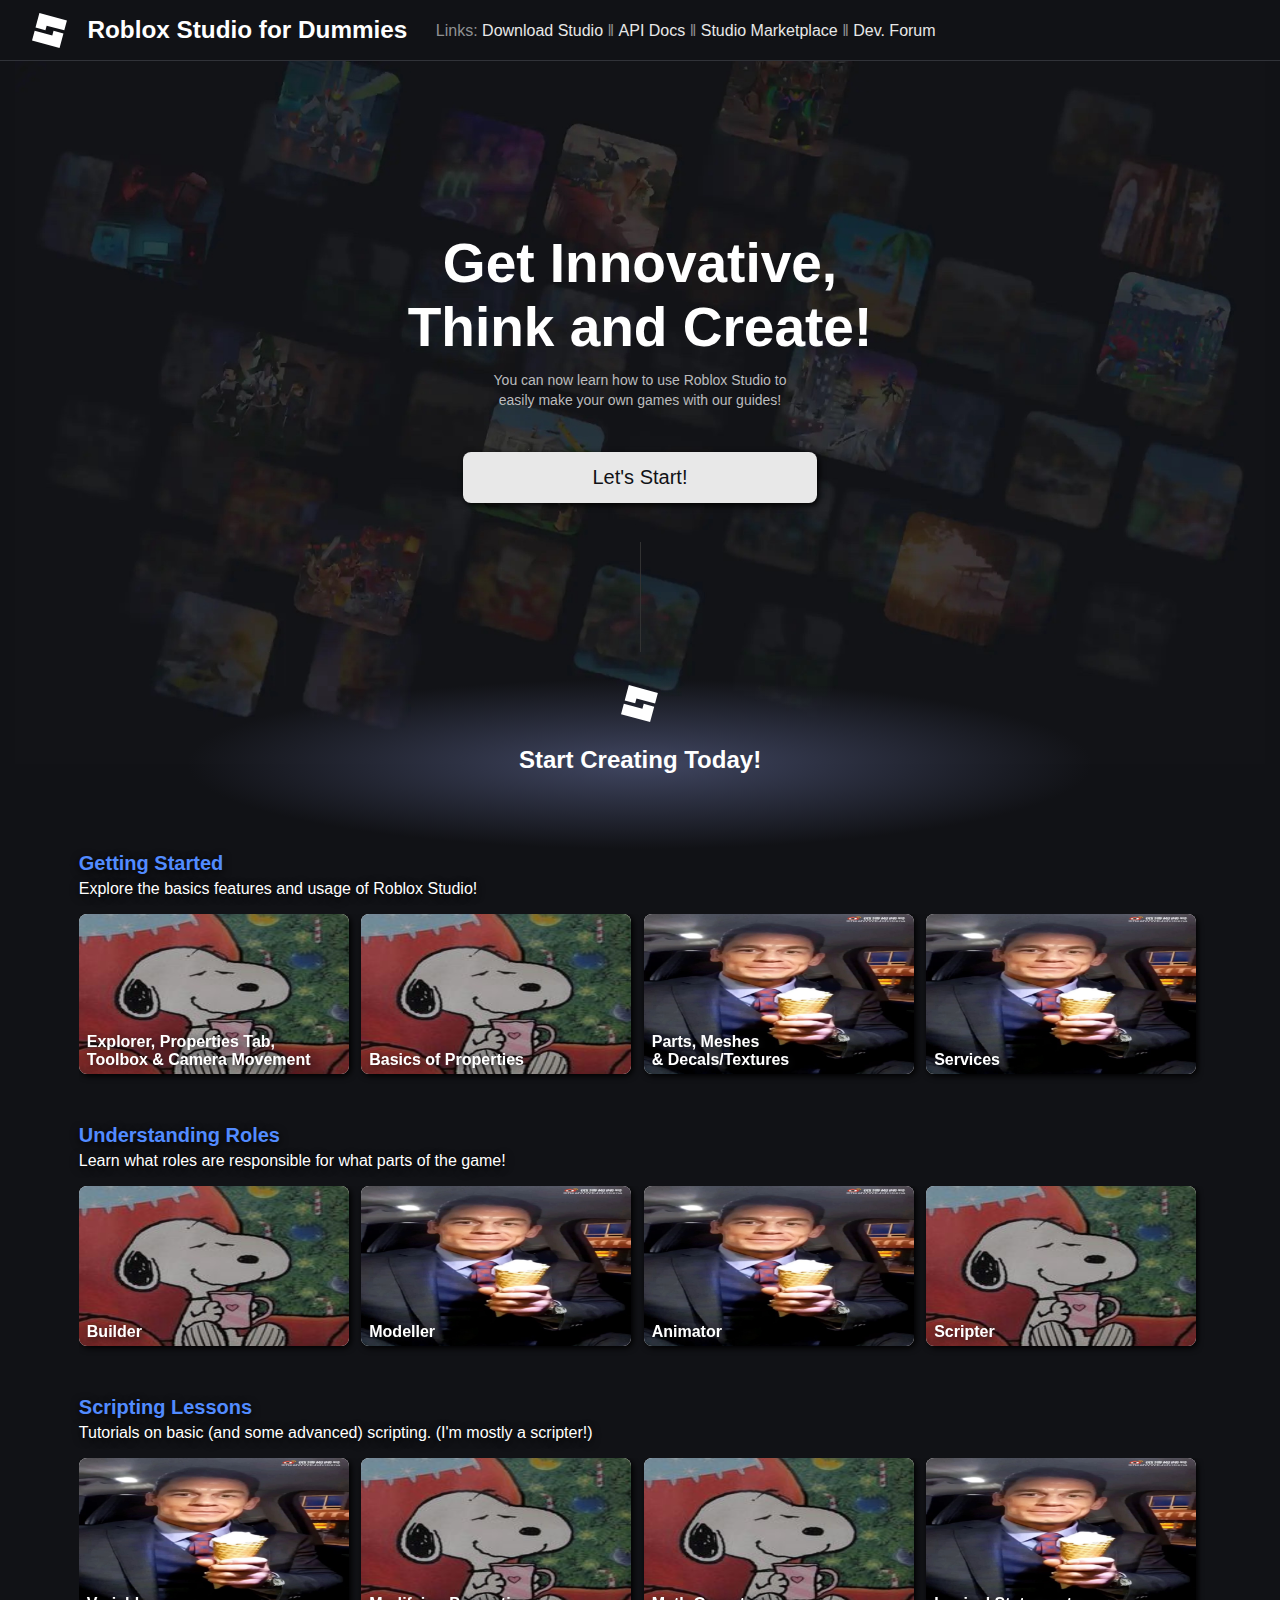
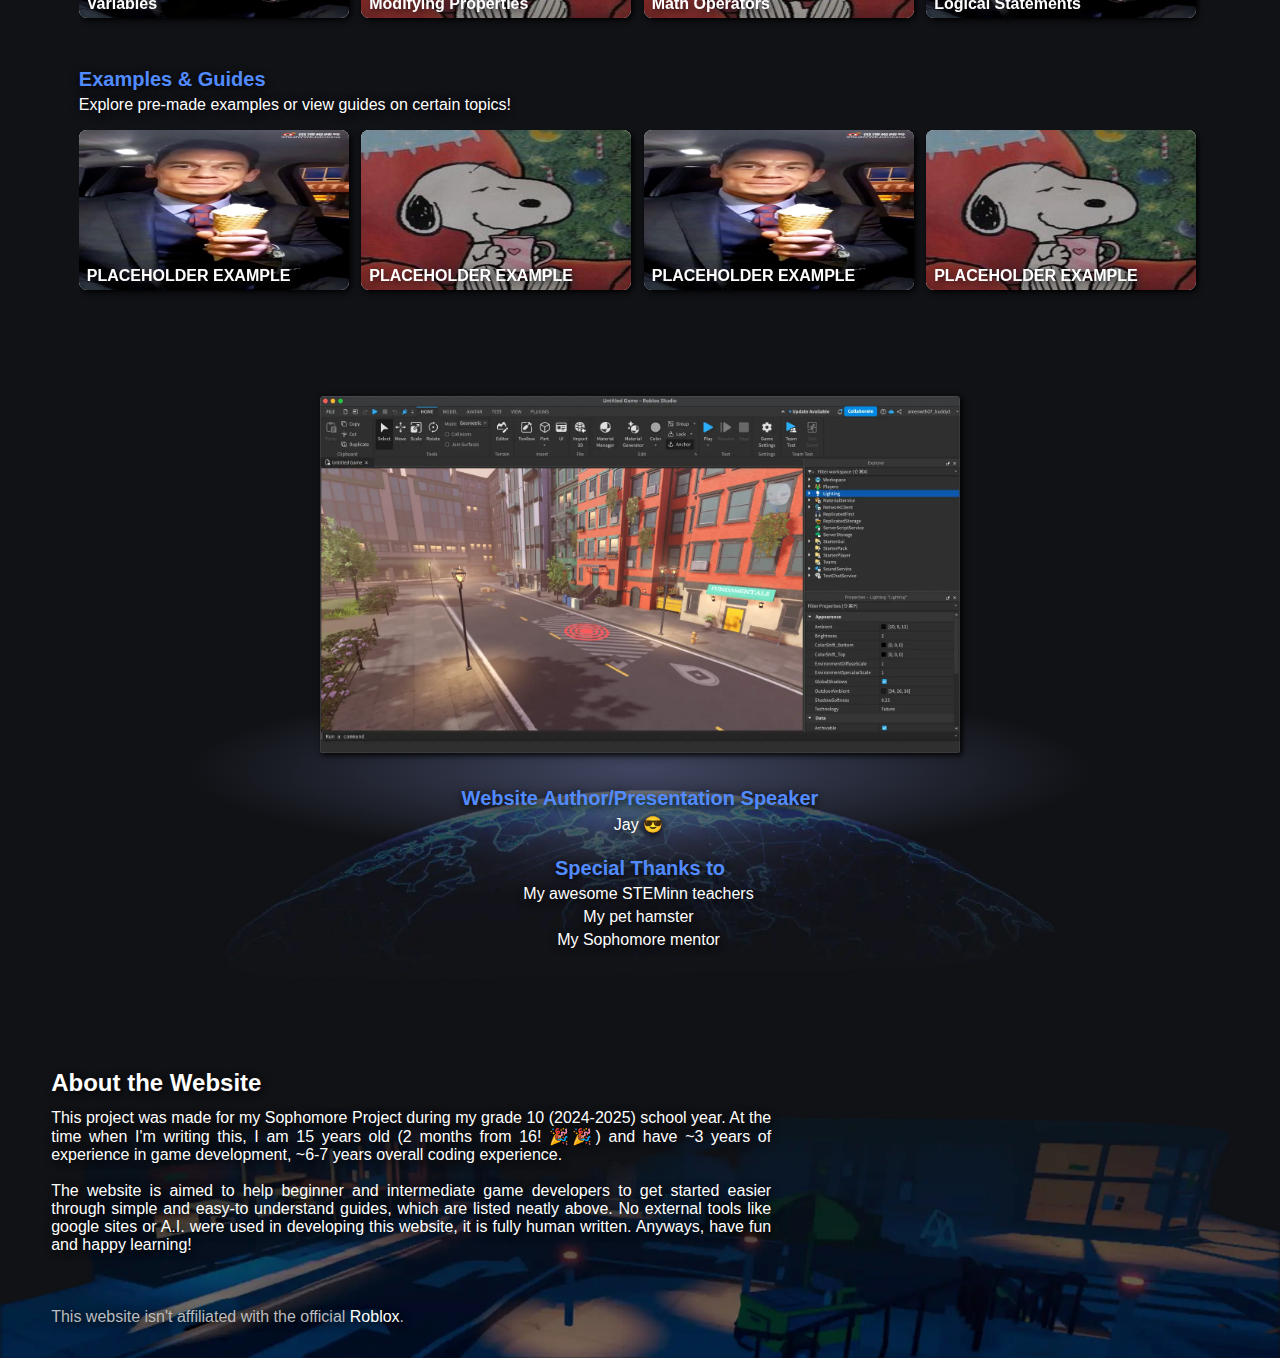
<file: index.html>
<!-- helloo!! this is an easter egg!! -->

<html>
    <head>
        <link rel="stylesheet" href="style.css">
        <link rel="icon" type="icon/img" href="icon.ico">
        
        <title>Roblox Studio for Dummies</title>
    </head>
    <body style="background-color: #111216; margin: 0px;">
        <!-- ======================= Topbar ======================= -->

        <div id="topbar">
            <a href="index.html"><img src="white_icon.svg"></a>
            <a href="index.html"><h2>Roblox Studio for Dummies</h2></a>

            <h6 style="font-size: 16px; color: #8f9092;">
                Links:
                <a style="font-size: 16px;" id="link-ref" target="_blank" href="https://create.roblox.com/docs/studio/setup">Download Studio</a>
                ‖
                <a style="font-size: 16px;" id="link-ref" target="_blank" href="https://create.roblox.com/docs">API Docs</a>
                ‖
                <a style="font-size: 16px;" id="link-ref" target="_blank" href="https://create.roblox.com/store/models">Studio Marketplace</a>
                ‖
                <a style="font-size: 16px;" id="link-ref" target="_blank" href="https://devforum.roblox.com/">Dev. Forum</a>
            </h6>
        </div>

        <div id="web-container">

            <!-- ======================= Image Backdrop ======================= -->
                
            <img src="backdrop.jpg" id="backdrop">
            <h1 id="title">Get Innovative,<br>Think and Create!</h1>

            <h6 id="subtitle">
                You can now learn how to use Roblox Studio to<br>
                easily make your own games with our guides!
            </h6>

            <a href="#anchor"><div id="main-button">Let's Start!</div></a>
            <div id="breaker-line-one"></div>

            <!-- ======================= Page Break ======================= -->

            <h1 id="anchor" style="font-size: 0px;"></h1>
            <div class="gradient" style="margin-top: -160px;"></div>

            <img src="white_icon.svg" id="page-icon-display">
            
            <h2 id="device-warning">(The website may not scale properly on your current device.)</h2>
            <h2 id="explore">Start Creating Today!</h2>

            <!-- ======================= Sections ======================= -->

            <div class="topic-section" id="section-start">
                <a href="getting-started.html"><h1>Getting Started</h1></a>
                <h2>Explore the basics features and usage of Roblox Studio!</h2>

                <div class="topic-scrollbar">
                    <div>
                        <a href="getting-started.html"><img src="placeholder2.png"></a>
                        <h2>Explorer, Properties Tab,<br>Toolbox & Camera Movement</h2>
                    </div>
                    <div>
                        <a href="getting-started.html"><img src="placeholder2.png"></a>
                        <h2>Basics of Properties</h2>
                    </div>
                    <div>
                        <a href="getting-started.html"><img src="placeholder.png"></a>
                        <h2>Parts, Meshes<br>& Decals/Textures</h2>
                    </div>
                    <div>
                        <a href="getting-started.html"><img src="placeholder.png"></a>
                        <h2>Services</h2>
                    </div>
                    <div>
                        <a href="getting-started.html"><img src="placeholder.png"></a>
                        <h2>User Interface</h2>
                    </div>
                    <div>
                        <a href="getting-started.html"><img src="placeholder.png"></a>
                        <h2>Server & Local Scripts</h2>
                    </div>
                    <div>
                        <a href="getting-started.html"><img src="placeholder.png"></a>
                        <h2>Plugins</h2>
                    </div>
                </div>
            </div>

            <div class="topic-section">
                <a href="index.html"><h1>Understanding Roles</h1></a>
                <h2>Learn what roles are responsible for what parts of the game!</h2>

                <div class="topic-scrollbar">
                    <div>
                        <a href="index.html"><img src="placeholder2.png"></a>
                        <h2>Builder</h2>
                    </div>
                    <div>
                        <a href="index.html"><img src="placeholder.png"></a>
                        <h2>Modeller</h2>
                    </div>
                    <div>
                        <a href="index.html"><img src="placeholder.png"></a>
                        <h2>Animator</h2>
                    </div>
                    <div>
                        <a href="index.html"><img src="placeholder2.png"></a>
                        <h2>Scripter</h2>
                    </div>
                    <div>
                        <a href="index.html"><img src="placeholder.png"></a>
                        <h2>VFX Artist</h2>
                    </div>
                    <div>
                        <a href="index.html"><img src="placeholder2.png"></a>
                        <h2>SFX Artist</h2>
                    </div>
                    <div>
                        <a href="index.html"><img src="placeholder.png"></a>
                        <h2>Advertisement Manager</h2>
                    </div>
                </div>
            </div>

            <div class="topic-section">
                <a href="index.html"><h1>Scripting Lessons</h1></a>
                <h2>Tutorials on basic (and some advanced) scripting. (I'm mostly a scripter!)</h2>

                <div class="topic-scrollbar">
                    <div>
                        <a href="index.html"><img src="placeholder.png"></a>
                        <h2>Variables</h2>
                    </div>
                    <div>
                        <a href="index.html"><img src="placeholder2.png"></a>
                        <h2>Modifying Properties</h2>
                    </div>
                    <div>
                        <a href="index.html"><img src="placeholder2.png"></a>
                        <h2>Math Operators</h2>
                    </div>
                    <div>
                        <a href="index.html"><img src="placeholder.png"></a>
                        <h2>Logical Statements</h2>
                    </div>
                    <div>
                        <a href="index.html"><img src="placeholder2.png"></a>
                        <h2>While & For Loops</h2>
                    </div>
                    <div>
                        <a href="index.html"><img src="placeholder.png"></a>
                        <h2>Functions</h2>
                    </div>
                    <div>
                        <a href="index.html"><img src="placeholder.png"></a>
                        <h2>Using Services</h2>
                    </div>
                    <div>
                        <a href="index.html"><img src="placeholder2.png"></a>
                        <h2>Events (Part 1)</h2>
                    </div>
                    <div>
                        <a href="index.html"><img src="placeholder.png"></a>
                        <h2>Creating Instance</h2>
                    </div>
                    <div>
                        <a href="index.html"><img src="placeholder.png"></a>
                        <h2>Characters & Humanoids</h2>
                    </div>
                    <div>
                        <a href="index.html"><img src="placeholder2.png"></a>
                        <h2>Player Animations</h2>
                    </div>
                    <div>
                        <a href="index.html"><img src="placeholder.png"></a>
                        <h2>Particle Emitters</h2>
                    </div>
                    <div>
                        <a href="index.html"><img src="placeholder2.png"></a>
                        <h2>UI Interactions<br>& Events (Part 2)</h2>
                    </div>
                    <div>
                        <a href="index.html"><img src="placeholder.png"></a>
                        <h2>Protected Calls (pcall)<br>(Advanced)</h2>
                    </div>
                    <div>
                        <a href="index.html"><img src="placeholder2.png"></a>
                        <h2>Module Scripts (Advanced)</h2>
                    </div>
                </div>
            </div>

            <div class="topic-section">
                <a href="index.html"><h1>Examples & Guides</h1></a>
                <h2>Explore pre-made examples or view guides on certain topics!</h2>

                <div class="topic-scrollbar">
                    <div>
                        <a href="index.html"><img src="placeholder.png"></a>
                        <h2>PLACEHOLDER EXAMPLE</h2>
                    </div>
                    <div>
                        <a href="index.html"><img src="placeholder2.png"></a>
                        <h2>PLACEHOLDER EXAMPLE</h2>
                    </div>
                    <div>
                        <a href="index.html"><img src="placeholder.png"></a>
                        <h2>PLACEHOLDER EXAMPLE</h2>
                    </div>
                    <div>
                        <a href="index.html"><img src="placeholder2.png"></a>
                        <h2>PLACEHOLDER EXAMPLE</h2>
                    </div>
                    <div>
                        <a href="index.html"><img src="placeholder2.png"></a>
                        <h2>PLACEHOLDER EXAMPLE</h2>
                    </div>
                    <div>
                        <a href="index.html"><img src="placeholder.png"></a>
                        <h2>PLACEHOLDER EXAMPLE</h2>
                    </div>
                    <div>
                        <a href="index.html"><img src="placeholder2.png"></a>
                        <h2>PLACEHOLDER EXAMPLE</h2>
                    </div>
                    <div>
                        <a href="index.html"><img src="placeholder.png"></a>
                        <h2>PLACEHOLDER EXAMPLE</h2>
                    </div>
                </div>
            </div>

            <!-- ======================= Cool Text Groups ======================= -->

            <div class="gradient" id="gradient2"></div>
            <img src="earth.png" id="earth-img">

            <img src="studio.png" id="studio-img" style="margin-bottom: 32px; box-shadow: 2px 2px 6px black;"
            title="Studio interface preview (Image from Roblox's official website)" alt="Roblox Studio interface preview">

            <div class="topic-section" style="height: auto; text-align: center; display: inline;">
                <h1>Website Author/Presentation Speaker</h1>
                <h2>Jay 😎<br><br></h2>
            </div>

            <div class="topic-section" style="height: auto; text-align: center; display: inline;">
                <h1>Special Thanks to</h1>
                <h2>My awesome STEMinn teachers</h2>
                <h2>My pet hamster</h2>
                <h2>My Sophomore mentor</h2>
            </div>

            <!-- ======================= Page End ======================= -->

            <img src="bottom-img.jpg" id="bottom-img">
            <h2 id="about-title">About the Website</h2>
            <h6 id="about-info">
                This project was made for my Sophomore Project during my grade 10 (2024-2025) school year. At the time when I'm
                writing this, I am 15 years old (2 months from 16! 🎉🎉) and have ~3 years of experience in game development,
                ~6-7 years overall coding experience. <br><br>

                The website is aimed to help beginner and intermediate game developers to get started easier through simple and
                easy-to understand guides, which are listed neatly above. No external tools like google sites or A.I. were used
                in developing this website, it is fully human written. Anyways, have fun and happy learning!<br><br><br><br>
                
                <a style="color: #bbbcbe; font-weight: 100;">This website isn't affiliated with the official </a>
                <a href="https://create.roblox.com/" target="_blank"
                style="font-weight: 100;">Roblox</a><a style="color: #bbbcbe; font-weight: 100;">.</a>
            </h6>
        </div>
    </body>
</html>
</file>
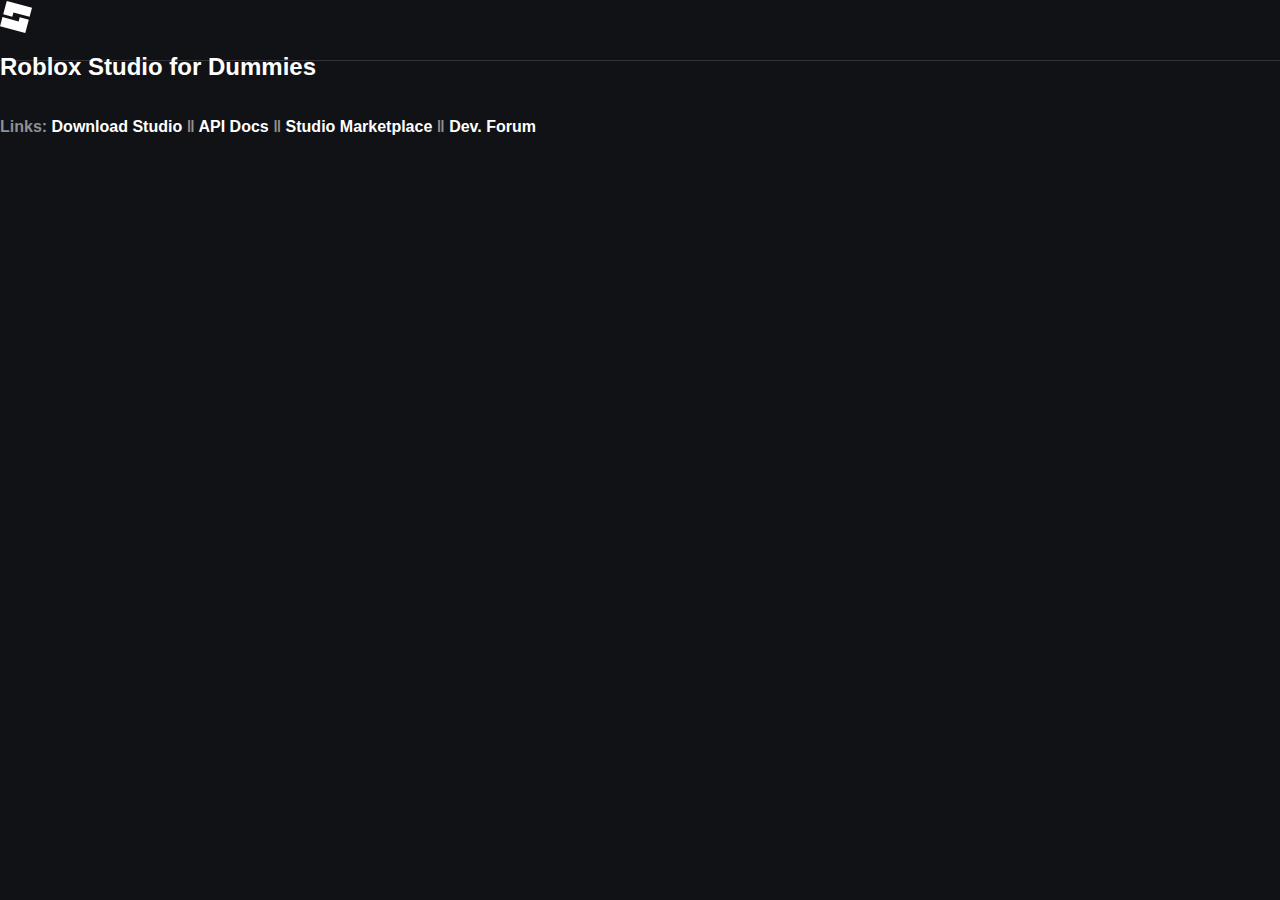
<file: getting-started.html>
<!-- helloo!! this is an easter egg!! -->

<html>
    <head>
        <link rel="stylesheet" href="style-mini.css">
        <link rel="icon" type="icon/img" href="icon.ico">
        
        <title>Roblox Studio for Dummies</title>
    </head>
    <body style="background-color: #111216; margin: 0px;">
        <!-- ======================= Topbar ======================= -->

        <div id="topbar">
            <a href="index.html"><img src="white_icon.svg"></a>
            <a href="index.html"><h2>Roblox Studio for Dummies</h2></a>

            <h6 style="font-size: 16px; color: #8f9092;">
                Links:
                <a style="font-size: 16px;" id="link-ref" target="_blank" href="https://create.roblox.com/docs/studio/setup">Download Studio</a>
                ‖
                <a style="font-size: 16px;" id="link-ref" target="_blank" href="https://create.roblox.com/docs">API Docs</a>
                ‖
                <a style="font-size: 16px;" id="link-ref" target="_blank" href="https://create.roblox.com/store/models">Studio Marketplace</a>
                ‖
                <a style="font-size: 16px;" id="link-ref" target="_blank" href="https://devforum.roblox.com/">Dev. Forum</a>
            </h6>
        </div>

        <!-- ======================= Image Backdrop ======================= -->

        <div id="web-container">
             
        </div>
    </body>
</html>
</file>
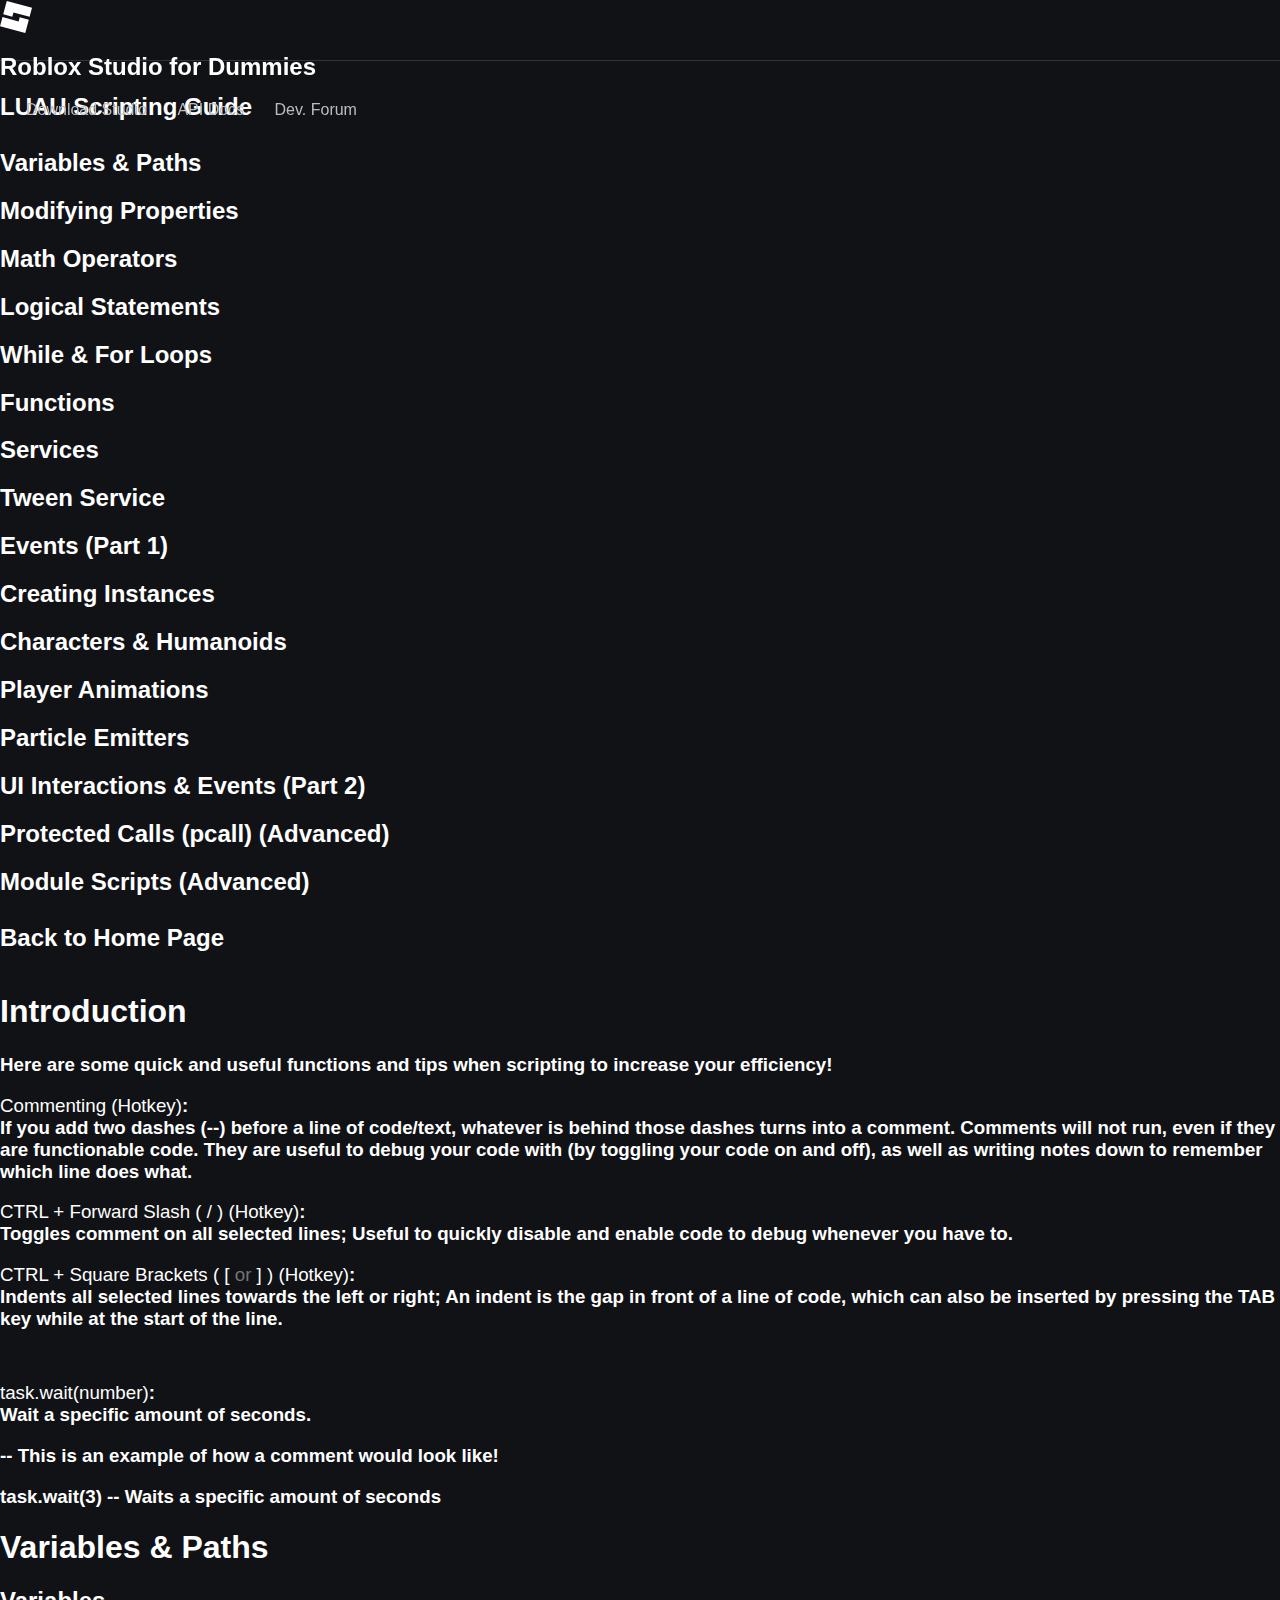
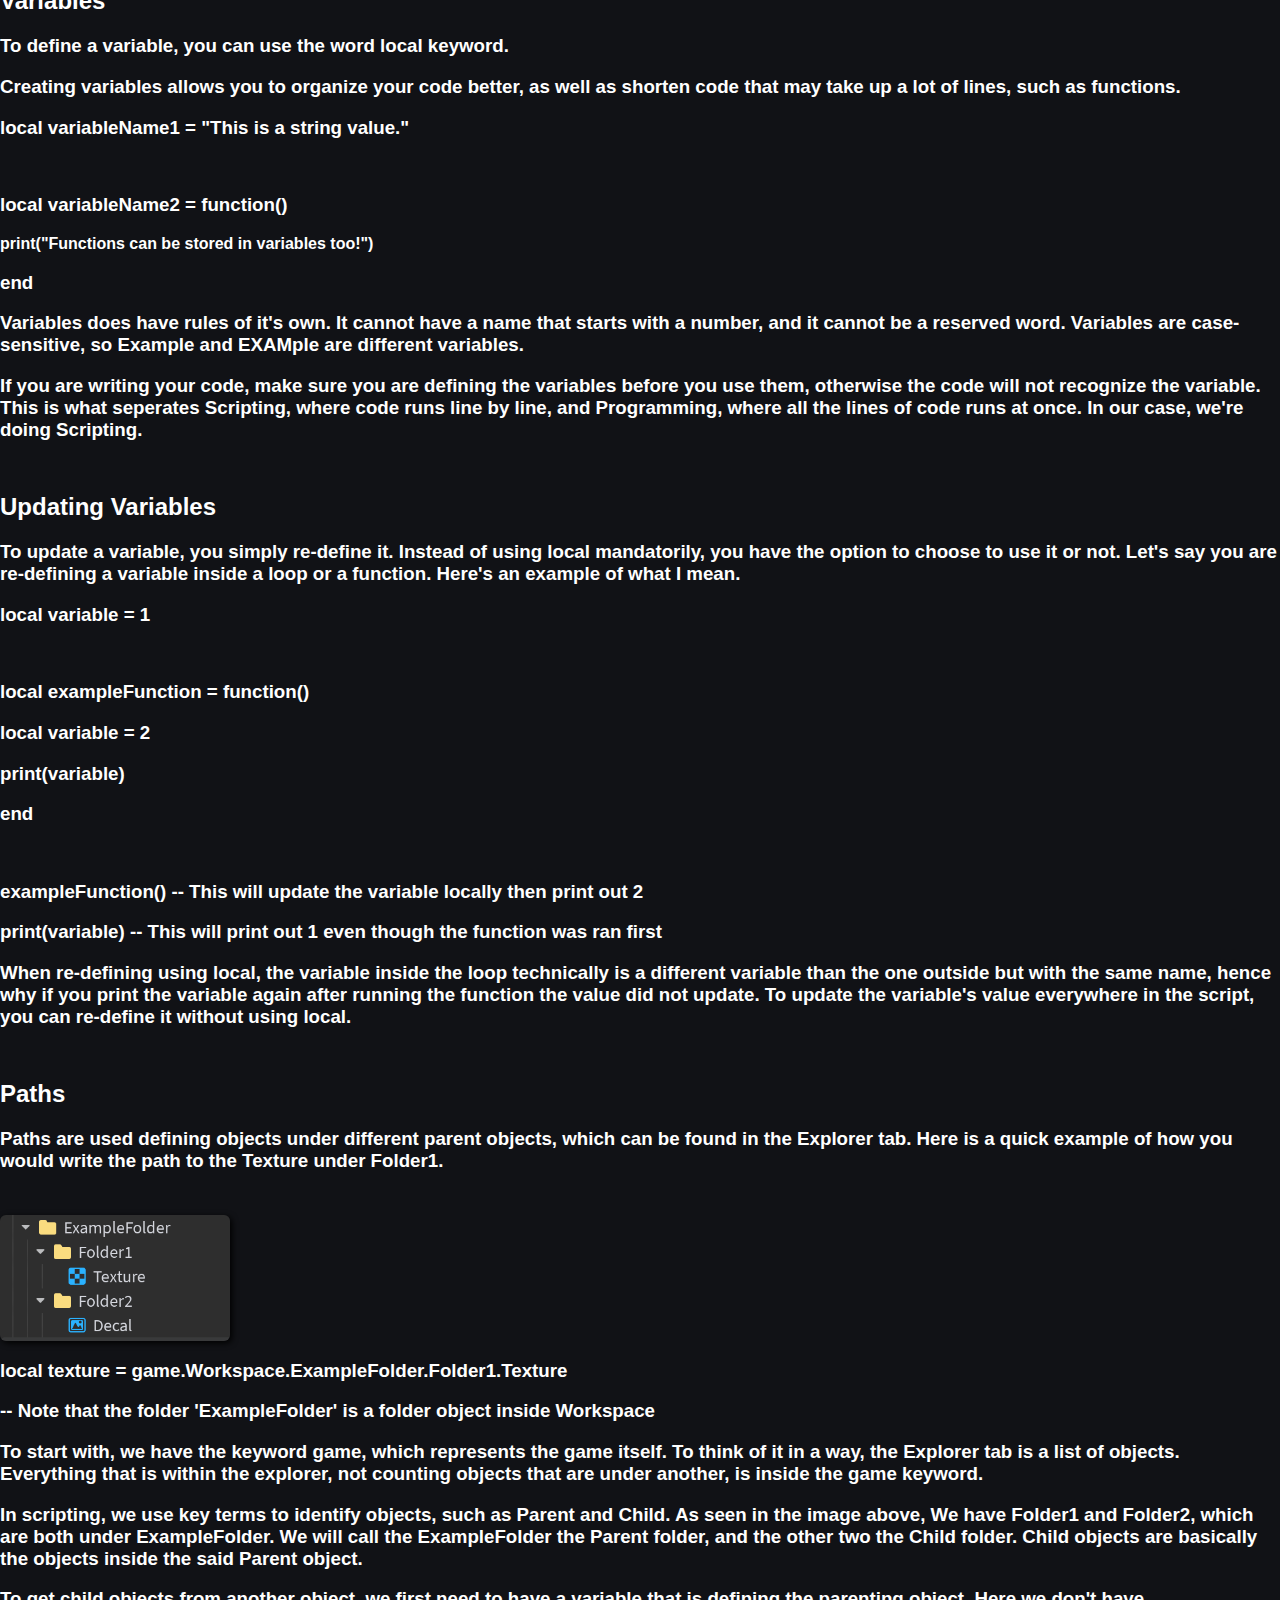
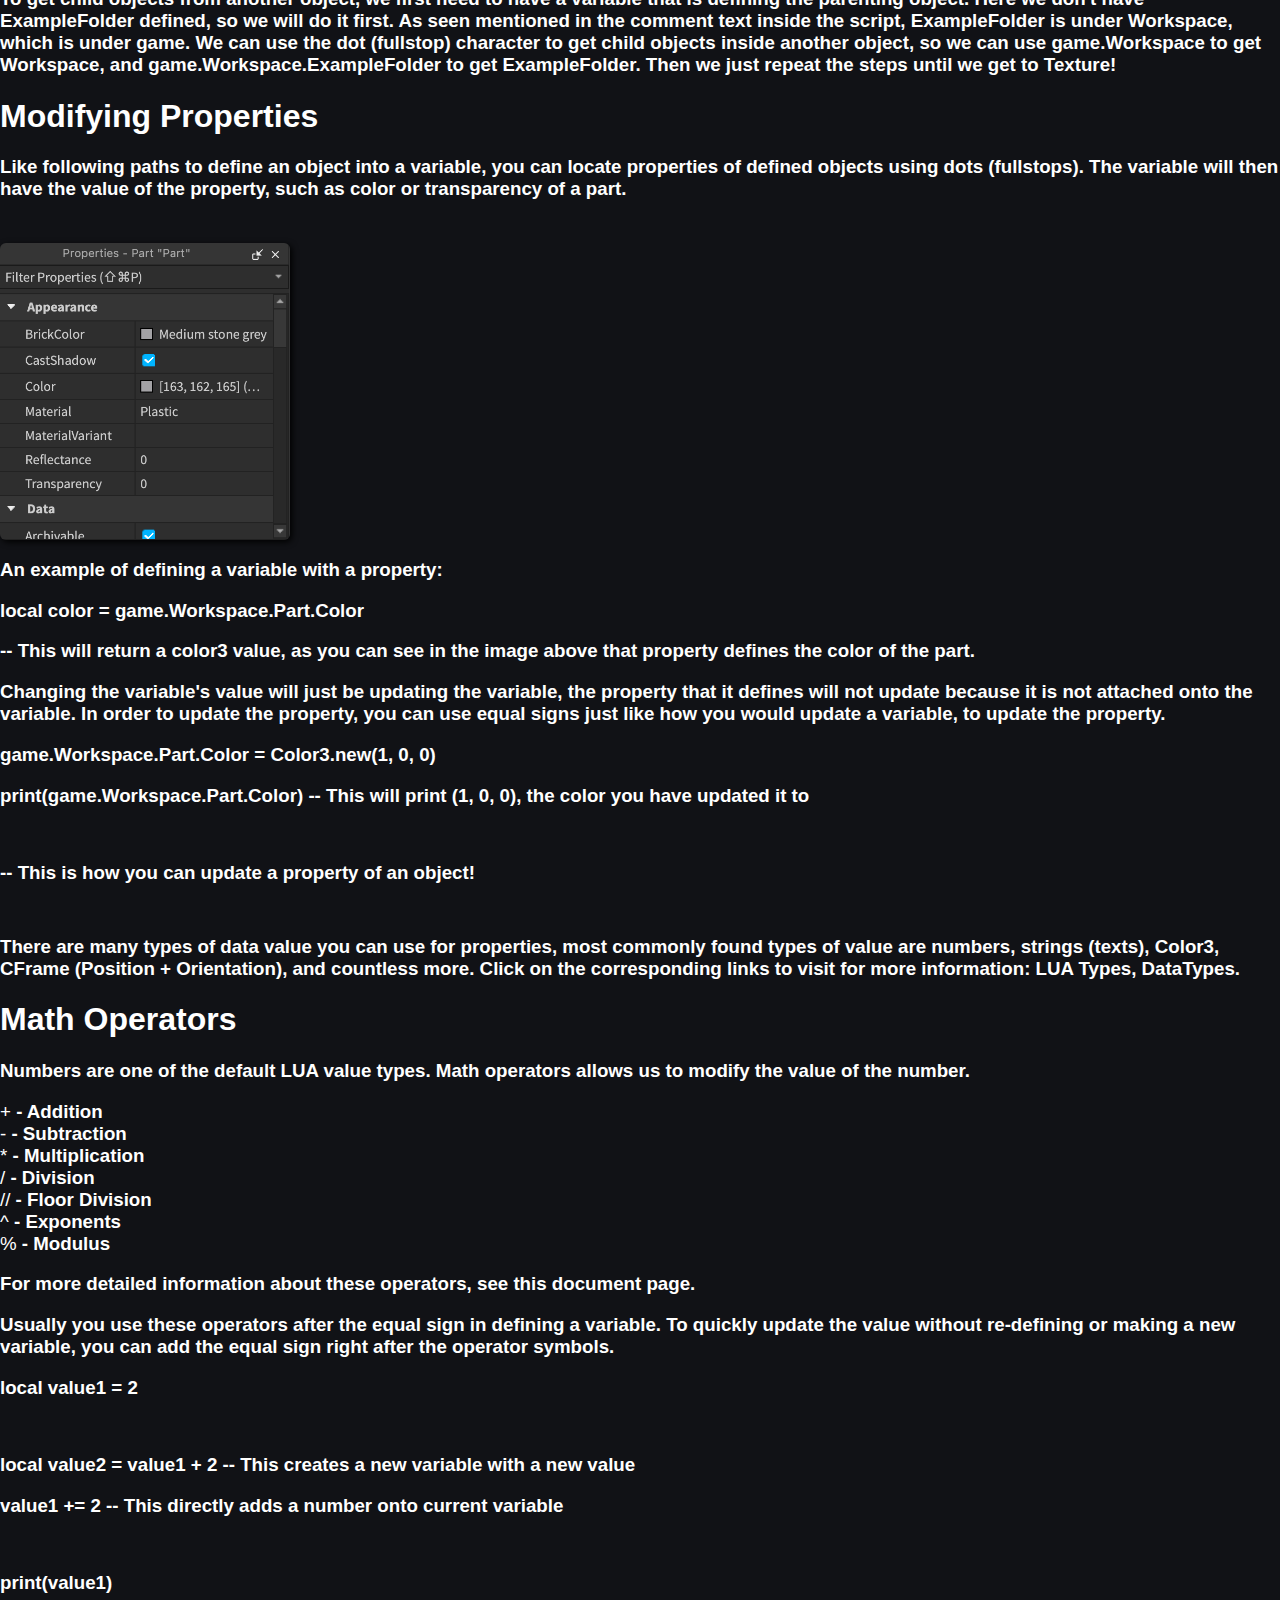
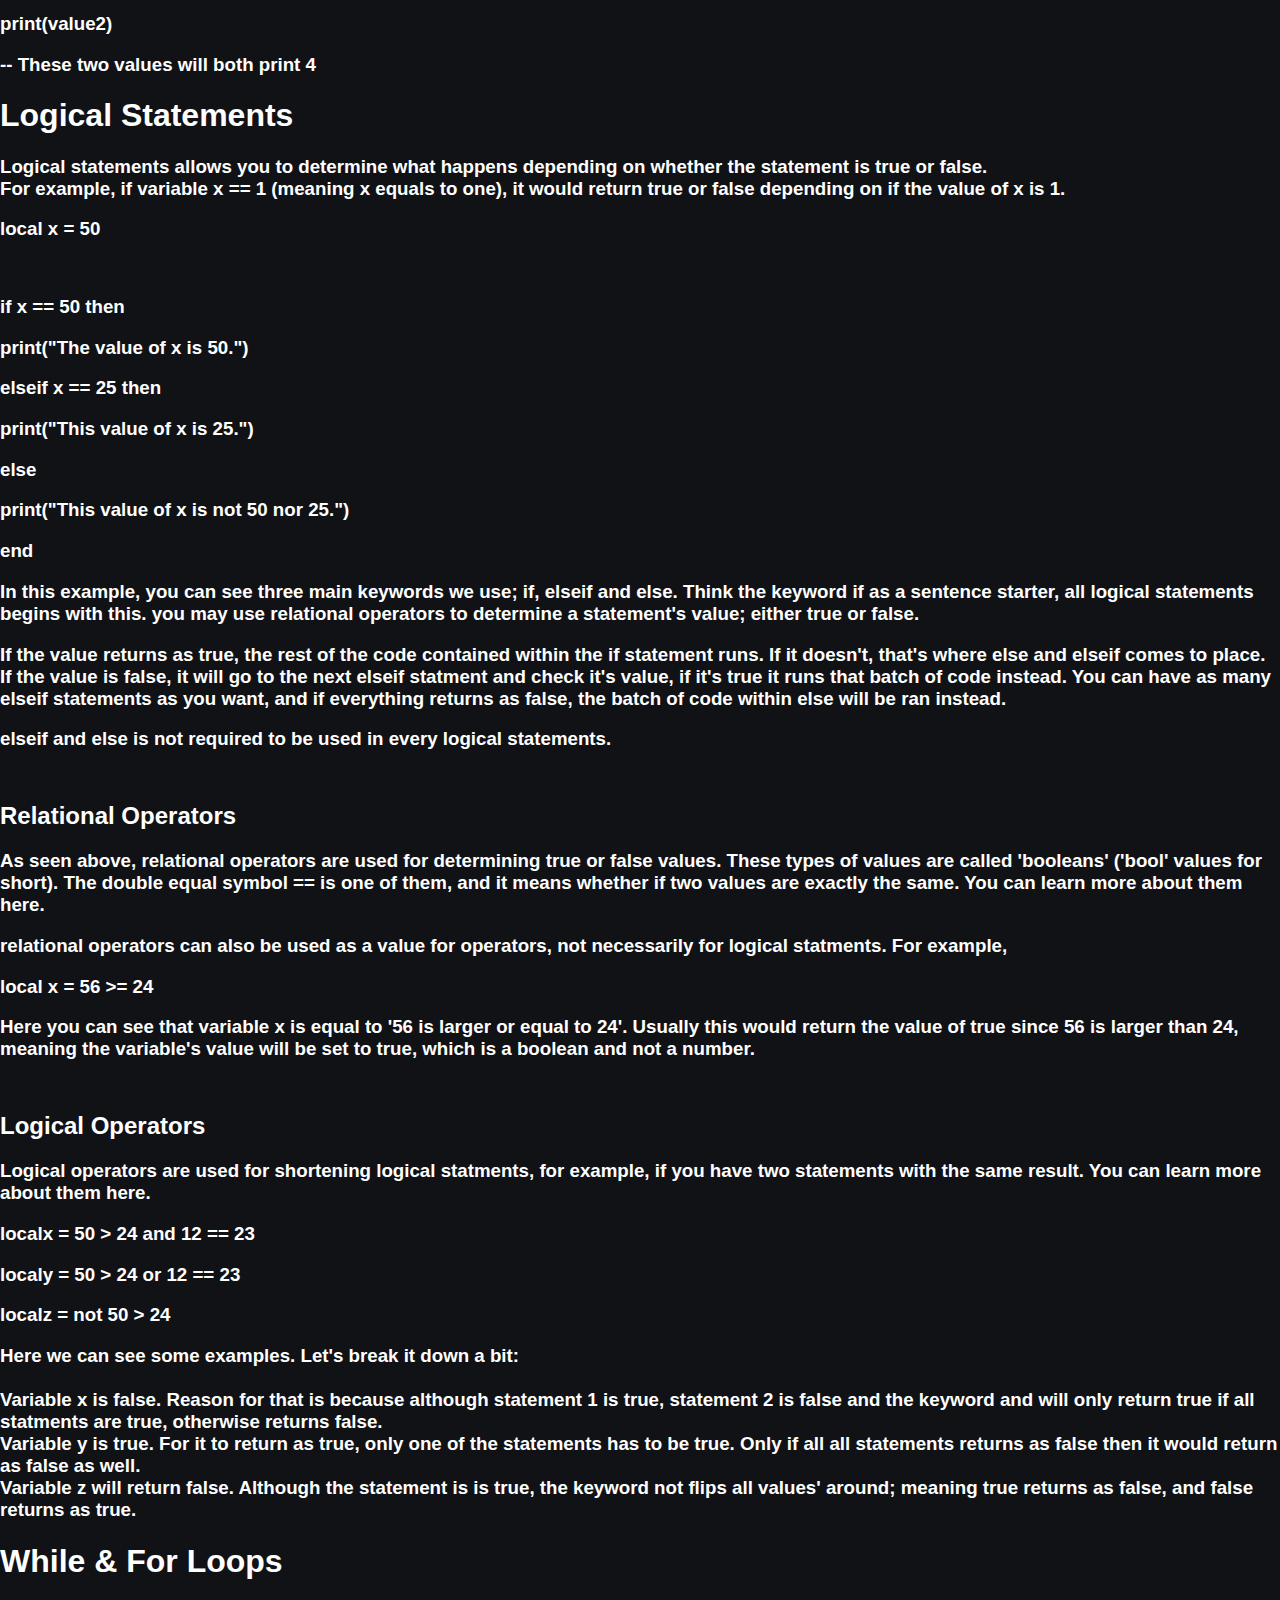
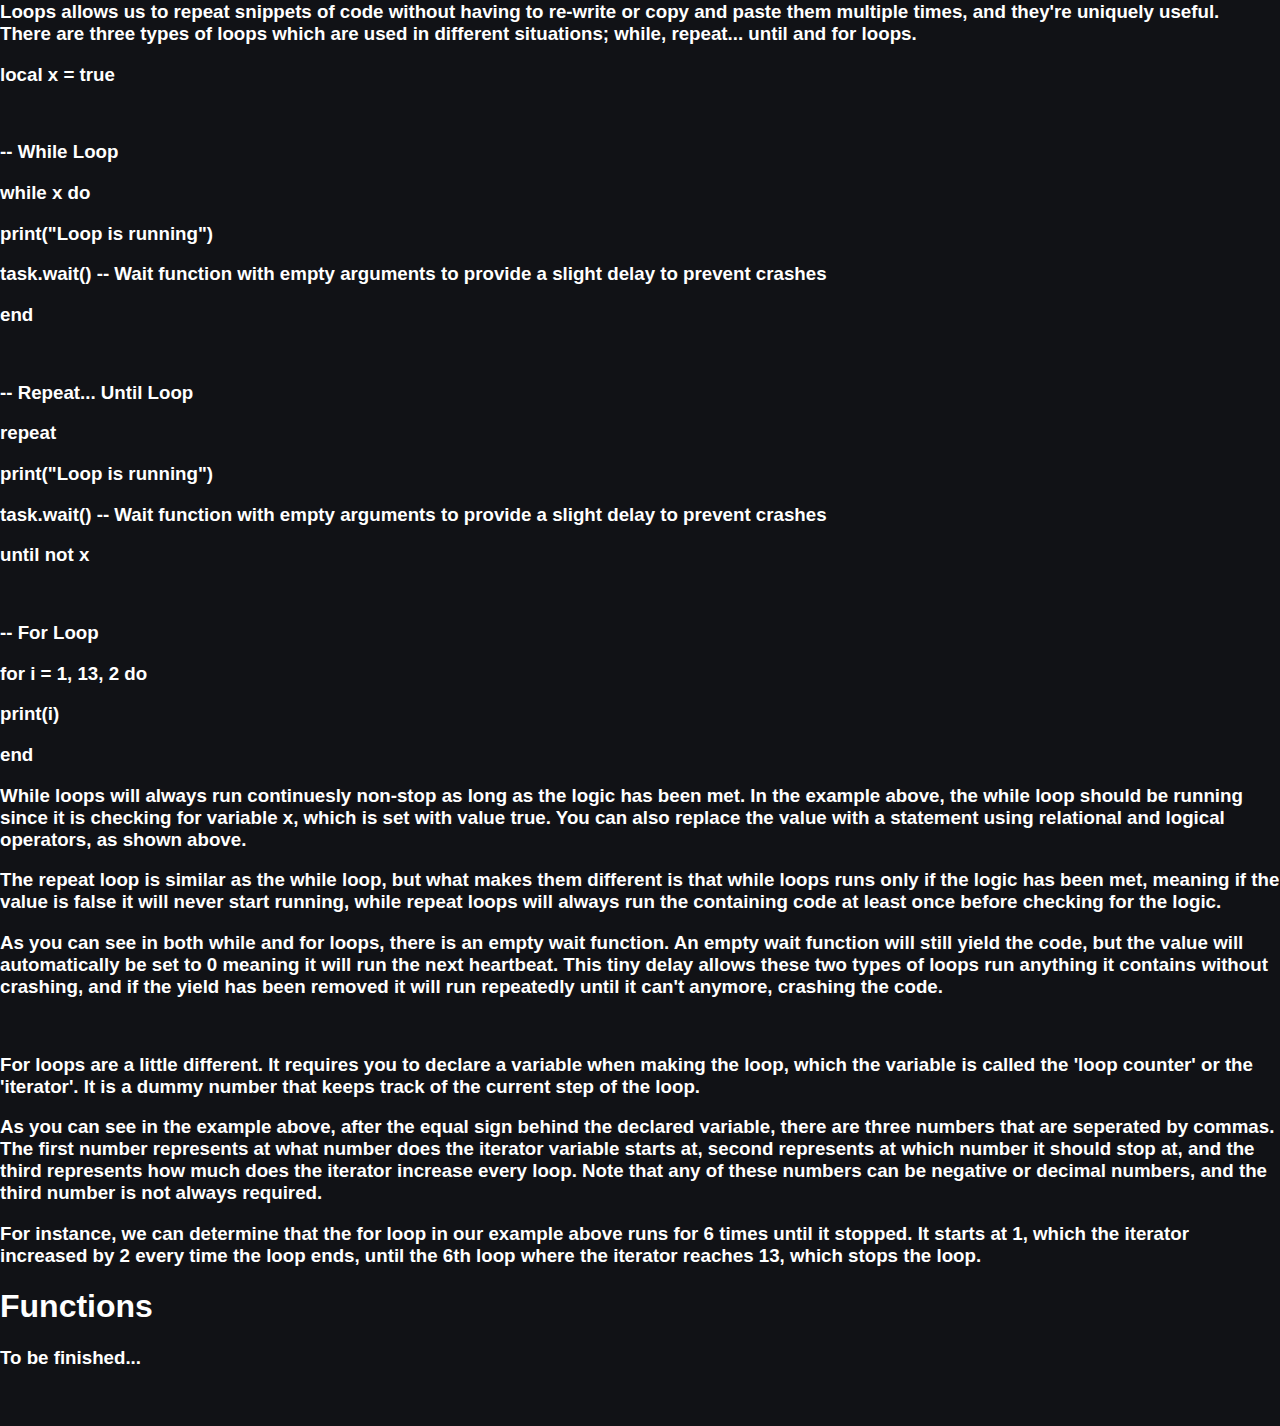
<file: script.html>
<!-- helloo!! this is an easter egg!! -->

<html>
    <head>
        <link rel="stylesheet" href="style-mini.css">
        <script src="anchor.js"></script>
        <link rel="icon" type="icon/img" href="icon.ico">
        
        <title>Roblox Studio for Dummies</title>
    </head>
    <body id="body" style="background-color: #111216; margin: 0px;" onload="loaded()">
        <!-- ======================= Topbar ======================= -->

        <div id="topbar">
            <a href="index.html"><img src="white_icon.svg"></a>
            <a href="index.html"><h2>Roblox Studio for Dummies</h2></a>

            <a style="font-size: 16px; color: #bbbcbe; font-weight: 300; margin-left: 26px" id="link-ref" target="_blank" href="https://create.roblox.com/docs/studio/setup">Download Studio</a>
            <a style="font-size: 16px; color: #bbbcbe; font-weight: 300; margin-left: 26px" id="link-ref" target="_blank" href="https://create.roblox.com/docs">API Docs</a>
            <a style="font-size: 16px; color: #bbbcbe; font-weight: 300; margin-left: 26px" id="link-ref" target="_blank" href="https://devforum.roblox.com/">Dev. Forum</a>
        </div>

        <!-- ======================= Elements ======================= -->

        <div id="section-bar">
            <h2 style="padding-bottom: 0px; margin-bottom: 28px; margin-top: 32px;">LUAU Scripting Guide</h2>
            <a onclick="anchor(1)"><h2>Variables & Paths</h2></a>
            <a onclick="anchor(2)"><h2>Modifying Properties</h2></a>
            <a onclick="anchor(3)"><h2>Math Operators</h2></a>
            <a onclick="anchor(4)"><h2>Logical Statements</h2></a>
            <a onclick="anchor(5)"><h2>While & For Loops</h2></a>
            <a onclick="anchor(5)"><h2>Functions</h2></a>
            <a onclick="anchor(5)"><h2>Services</h2></a>
            <a onclick="anchor(5)"><h2>Tween Service</h2></a>
            <a onclick="anchor(5)"><h2>Events (Part 1)</h2></a>
            <a onclick="anchor(5)"><h2>Creating Instances</h2></a>
            <a onclick="anchor(5)"><h2>Characters & Humanoids</h2></a>
            <a onclick="anchor(5)"><h2>Player Animations</h2></a>
            <a onclick="anchor(5)"><h2>Particle Emitters</h2></a>
            <a onclick="anchor(5)"><h2>UI Interactions & Events (Part 2)</h2></a>
            <a onclick="anchor(5)"><h2>Protected Calls (pcall) (Advanced)</h2></a>
            <a onclick="anchor(5)"><h2>Module Scripts (Advanced)</h2></a>
<!--
            <a onclick="anchor(6)"><h2>Functions</h2></a>
            <a onclick="anchor(7)"><h2>Services</h2></a>
            <a onclick="anchor(8)"><h2>Tween Service</h2></a>
            <a onclick="anchor(9)"><h2>Events (Part 1)</h2></a>
            <a onclick="anchor(10)"><h2>Creating Instances</h2></a>
            <a onclick="anchor(11)"><h2>Characters & Humanoids</h2></a>
            <a onclick="anchor(12)"><h2>Player Animations</h2></a>
            <a onclick="anchor(13)"><h2>Particle Emitters</h2></a>
            <a onclick="anchor(14)"><h2>UI Interactions & Events (Part 2)</h2></a>
            <a onclick="anchor(15)"><h2>Protected Calls (pcall) (Advanced)</h2></a>
            <a onclick="anchor(16)"><h2>Module Scripts (Advanced)</h2></a>
             -->
            <a href="index.html"><h2 style="margin-top: 28px;">Back to Home Page</h2></a>
        </div>

        <div id="web-container">
            <!-- ======================= Info ======================= -->

            <div>
                <h1 style="margin-bottom: 24px;">Introduction</h1>
                
                <h3>Here are some quick and useful functions and tips when scripting to increase your efficiency!</h3>
                
                <h3><b style="font-weight: 400;">Commenting (Hotkey)</b>:<br> If you add two dashes (<b id="variable">--</b>) before a line of code/text, whatever is behind those dashes turns into a comment. Comments will not run, even if they are functionable code. They are useful to debug your code with (by toggling your code on and off), as well as writing notes down to remember which line does what.</h3>
                <h3 style="margin-top: 16px;"><b style="font-weight: 400;">CTRL + Forward Slash ( / ) (Hotkey)</b>:<br> Toggles comment on all selected lines; Useful to quickly disable and enable code to debug whenever you have to.</h3>
                <h3 style="margin-top: 16px;"><b style="font-weight: 400;">CTRL + Square Brackets ( [ <b style="font-weight: 300; color: #747576;">or</b> ] ) (Hotkey)</b>:<br> Indents all selected lines towards the left or right; An indent is the gap in front of a line of code, which can also be inserted by pressing the <b id="variable">TAB</b> key while at the start of the line.</h3>
                <h3 style="margin-top: 52px;"><b style="font-weight: 400;">task.wait(number)</b>:<br>Wait a specific amount of seconds.</h3>

                <div id="code-sample">
                    <h3 id="code-string"><b id="comment">-- This is an example of how a comment would look like!</b></h3>
                    <h3 id="code-string"><b id="blue">task</b>.<b id="blue">wait</b>(<b id="gold">3</b>) <b id="comment">-- Waits a specific amount of seconds</b></h3>
                </div>
            </div>

            <div id="breaker"></div>

            <div>
                <a id="anchor1"></a>
               <h1>Variables & Paths</h1>

               <h2>Variables</h2>
               <h3>To define a variable, you can use the word <b id="variable">local</b> keyword. </h3>
               <h3 style="margin-top: 0px;">Creating variables allows you to organize your code better, as well as shorten code that may take up a lot of lines, such as <a onclick="anchor(6)" id="href">functions</a>. </h3>
               
               <div id="code-sample">
                <h3 id="code-string"><b id="red">local</b> variableName1 = <b id="green">"This is a string value."</b></h3>
                <br>
                <h3 id="code-string"><b id="red">local</b> variableName2 = <b id="red">function</b>()</h3>
                <h3 id="code-string"></h3><b id="indent"></b><b id="blue">print</b>(<b id="green">"Functions can be stored in variables too!"</b>)</h3>
                <h3 id="code-string"><b id="red">end</b></h3>
               </div>
            
               <h3>Variables does have rules of it's own. It cannot have a name that starts with a number, and it cannot be a <a id="href" target="_blank" href="https://create.roblox.com/docs/luau/variables#reserved-names">reserved word</a>. Variables are case-sensitive, so <b id="variable">Example</b> and <b id="variable">EXAMple</b> are different variables.</h3>
               <h3>If you are writing your code, make sure you are defining the variables before you use them, otherwise the code will not recognize the variable. This is what seperates <b id="variable">Scripting</b>, where code runs line by line, and <b id="variable">Programming</b>, where all the lines of code runs at once. In our case, we're doing <b id="variable">Scripting</b>.</h3>
            
               <h2 style="margin-top: 52px;">Updating Variables</h2>
               <h3>To update a variable, you simply re-define it. Instead of using <b id="variable">local</b> mandatorily, you have the option to choose to use it or not. Let's say you are re-defining a variable inside a <a onclick="anchor(5)" id="href">loop</a> or a <a onclick="anchor(6)" id="href">function</a>. Here's an example of what I mean.</h3>

               <div id="code-sample">
                <h3 id="code-string"><b id="red">local</b> variable = <b id="gold">1</b></h3>
                <br>
                <h3 id="code-string"><b id="red">local</b> exampleFunction = <b id="red">function</b>()</h3>
                <h3 id="code-string"><b id="indent"></b><b id="red">local</b> variable = <b id="gold">2</b></h3>
                <h3 id="code-string"><b id="indent"></b><b id="blue">print</b>(variable)</h3>
                <h3 id="code-string"><b id="red">end</b></h3>
                <br>
                <h3 id="code-string"><b id="yellow">exampleFunction</b>() <b id="comment">-- This will update the variable locally then print out 2</b></h3>
                <h3 id="code-string"><b id="blue">print</b>(variable) <b id="comment">-- This will print out 1 even though the function was ran first</b></h3>
               </div>

               <h3>When re-defining using <b id="variable">local</b>, the variable inside the loop technically is a different variable than the one outside but with the same name, hence why if you print the variable again after running the function the value did not update. To update the variable's value everywhere in the script, you can re-define it without using <b id="variable">local</b>.</h3>

               <h2 style="margin-top: 52px;">Paths</h2>
               <h3>Paths are used defining objects under different parent objects, which can be found in the <a id="href" target="_blank" href="https://create.roblox.com/docs/studio/explorer">Explorer tab</a>. Here is a quick example of how you would write the path to the Texture under Folder1.</h3>
               <img src="path-example.png" style="width: 86%; border-radius: 6px; box-shadow: 2px 2px 6px black; max-width: 230px; margin-top: 24px;">

               <div id="code-sample">
                <h3 id="code-string"><b id="red">local</b> texture = <b id="blue">game</b>.<b id="dark-blue">Workspace</b>.<b id="dark-blue">ExampleFolder</b>.<b id="dark-blue">Folder1</b>.<b id="dark-blue">Texture</b></h3>
                <h3 id="code-string"><b id="comment">-- Note that the folder 'ExampleFolder' is a folder object inside Workspace</b></h3>
               </div>

               <h3>To start with, we have the keyword <b id="variable">game</b>, which represents the game itself. To think of it in a way, the Explorer tab is a list of objects. Everything that is within the explorer, not counting objects that are under another, is inside the <b id="variable">game</b> keyword.</h3>
               <h3>In scripting, we use key terms to identify objects, such as <b id="variable">Parent</b> and <b id="variable">Child</b>. As seen in the image above, We have <b id="variable">Folder1</b> and <b id="variable">Folder2</b>, which are both under <b id="variable">ExampleFolder</b>. We will call the <b id="variable">ExampleFolder</b> the Parent folder, and the other two the Child folder. Child objects are basically the objects inside the said Parent object.</h3>
               <h3>To get child objects from another object, we first need to have a variable that is defining the parenting object. Here we don't have <b id="variable">ExampleFolder</b> defined, so we will do it first. As seen mentioned in the comment text inside the script, <b id="variable">ExampleFolder</b> is under <b id="variable">Workspace</b>, which is under <b id="variable">game</b>. We can use the dot (fullstop) character to get child objects inside another object, so we can use <b id="variable">game.Workspace</b> to get Workspace, and <b id="variable">game.Workspace.ExampleFolder</b> to get <b id="variable">ExampleFolder</b>. Then we just repeat the steps until we get to Texture!</h3>
            </div>

            <div id="breaker"></div>

            <div>
                <a id="anchor2"></a>
               <h1>Modifying Properties</h1>

               <h3>Like following paths to define an object into a variable, you can locate properties of defined objects using dots (fullstops). The variable will then have the value of the property, such as color or transparency of a part.</h3>
               <img src="part-property.png" style="width: 86%; border-radius: 6px; box-shadow: 2px 2px 6px black; max-width: 290px; margin-top: 24px;">
               <h3>An example of defining a variable with a property:</h3>

               <div id="code-sample">
                <h3 id="code-string"><b id="red">local</b> color = <b id="blue">game</b>.<b id="dark-blue">Workspace</b>.<b id="dark-blue">Part</b>.<b id="dark-blue">Color</b></h3>
                <h3 id="code-string"><b id="comment">-- This will return a color3 value, as you can see in the image above that property defines the color of the part.</b></h3>
               </div>

               <h3>Changing the variable's value will just be updating the variable, the property that it defines will not update because it is not attached onto the variable. In order to update the property, you can use equal signs just like how you would update a variable, to update the property.</h3>

               <div id="code-sample">
                <h3 id="code-string"><b id="blue">game</b>.<b id="dark-blue">Workspace</b>.<b id="dark-blue">Part</b>.<b id="dark-blue">Color</b> = <b id="blue">Color3</b>.<b id="blue">new</b>(<b id="gold">1</b>, <b id="gold">0</b>, <b id="gold">0</b>)</h3>
                <h3 id="code-string"><b id="blue">print</b>(<b id="blue">game</b>.<b id="dark-blue">Workspace</b>.<b id="dark-blue">Part</b>.<b id="dark-blue">Color</b>) <b id="comment">-- This will print (1, 0, 0), the color you have updated it to</b></h3>
                <br>
                <h3 id="code-string"><b id="comment">-- This is how you can update a property of an object!</b></h3>
               </div>

               <h3 style="margin-top: 52px;">There are many types of data value you can use for properties, most commonly found types of value are <b id="variable">numbers</b>, <b id="variable">strings</b> (texts), <b id="variable">Color3</b>, <b id="variable">CFrame</b> (Position + Orientation), and countless more. Click on the corresponding links to visit for more information: <a id="href" target="_blank" href="https://create.roblox.com/docs/luau#types">LUA Types</a>, <a id="href" target="_blank" href="https://create.roblox.com/docs/en-us/reference/engine/datatypes">DataTypes</a>.</h3>
            </div>

            <div id="breaker"></div>

            <div>
                <a id="anchor3"></a>
               <h1>Math Operators</h1>

               <h3>Numbers are one of the default LUA value types. Math operators allows us to modify the value of the number.</h3>
              
               <h3>
                <b style="font-weight: 400;">+</b>  - Addition<br>
                <b style="font-weight: 400;">-</b>  - Subtraction<br>
                <b style="font-weight: 400;">*</b>  - Multiplication<br>
                <b style="font-weight: 400;">/</b>  - Division<br>
                <b style="font-weight: 400;">//</b> - Floor Division<br>
                <b style="font-weight: 400;">^</b>  - Exponents<br>
                <b style="font-weight: 400;">%</b>  - Modulus
               </h3>

               <h3>For more detailed information about these operators, see this <a id="href" target="_blank" href="https://create.roblox.com/docs/luau/operators#arithmetic">document page</a>.</h3>
               <h3>Usually you use these operators after the equal sign in defining a variable. To quickly update the value without re-defining or making a new variable, you can add the equal sign right after the operator symbols.</h3>

               <div id="code-sample">
                <h3 id="code-string"><b id="red">local</b> value1 = <b id="gold">2</b></h3>
                <br>
                <h3 id="code-string"><b id="red">local</b> value2 = value1 + <b id="gold">2</b> <b id="comment">-- This creates a new variable with a new value</b></h3>
                <h3 id="code-string">value1 += <b id="gold">2</b> <b id="comment">-- This directly adds a number onto current variable</b></h3>
                <br>
                <h3 id="code-string"><b id="blue">print</b>(value1)</h3>
                <h3 id="code-string"><b id="blue">print</b>(value2)</h3>
                <h3 id="code-string"><b id="comment">-- These two values will both print 4</b></h3>
               </div>
            </div>

            <div id="breaker"></div>

            <div>
                <a id="anchor4"></a>
               <h1>Logical Statements</h1>

               <h3>Logical statements allows you to determine what happens depending on whether the statement is true or false.<br>For example, if variable <b id="variable">x</b> == 1 (meaning x equals to one), it would return true or false depending on if the value of <b id="variable">x</b> is 1.</b></h3>
               
               <div id="code-sample">
                <h3 id="code-string"><b id="red">local</b> x = <b id="gold">50</b></h3>
                <br>
                <h3 id="code-string"><b id="red">if</b> x == <b id="gold">50</b> <b id="red"> then</b></h3>
                <h3 id="code-string"><b id="indent"></b><b id="blue">print</b>(<b id="green">"The value of x is 50."</b>)</h3>
                <h3 id="code-string"><b id="red">elseif</b> x == <b id="gold">25</b> <b id="red"> then</b></h3>
                <h3 id="code-string"><b id="indent"></b><b id="blue">print</b>(<b id="green">"This value of x is 25."</b>)</h3>
                <h3 id="code-string"><b id="red">else</b></h3>
                <h3 id="code-string"><b id="indent"></b><b id="blue">print</b>(<b id="green">"This value of x is not 50 nor 25."</b>)</h3>
                <h3 id="code-string"><b id="red">end</b></h3>
               </div>

               <h3>In this example, you can see three main keywords we use; <b id="variable">if</b>, <b id="variable">elseif</b> and <b id="variable">else</b>. Think the keyword <b id="variable">if</b> as a sentence starter, all logical statements begins with this. you may use <a href="https://create.roblox.com/docs/luau/operators#relational" id="href" target="_blank">relational operators</a> to determine a statement's value; either true or false.</h3>
               <h3>If the value returns as true, the rest of the code contained within the if statement runs. If it doesn't, that's where <b id="variable">else</b> and <b id="variable">elseif</b> comes to place. If the value is false, it will go to the next <b id="variable">elseif</b> statment and check it's value, if it's true it runs that batch of code instead. You can have as many <b id="variable">elseif</b> statements as you want, and if everything returns as false, the batch of code within <b id="variable">else</b> will be ran instead.</h3>
               <h3><b id="variable">elseif</b> and <b id="variable">else</b> is not required to be used in every logical statements. </h3>

               <h2 style="margin-top: 52px;">Relational Operators</h2>
               <h3>As seen above, relational operators are used for determining true or false values. These types of values are called 'booleans' ('bool' values for short). The double equal symbol <b id="variable">==</b> is one of them, and it means whether if two values are exactly the same. You can learn more about them <a href="https://create.roblox.com/docs/luau/operators#relational" id="href" target="_blank">here</a>.</h3>
               <h3>relational operators can also be used as a value for operators, not necessarily for logical statments. For example, </h3>
               
               <div id="code-sample">
                <h3 id="code-string"><b id="red">local</b> x = <b id="gold">56</b> >= <b id="gold">24</b></h3>
               </div>

               <h3>Here you can see that variable <b id="variable">x</b> is equal to '56 is larger or equal to 24'. Usually this would return the value of <b id="variable">true</b> since 56 is larger than 24, meaning the variable's value will be set to <b id="variable">true</b>, which is a boolean and not a number.</h3>

               <h2 style="margin-top: 52px;">Logical Operators</h2>
               <h3>Logical operators are used for shortening logical statments, for example, if you have two statements with the same result. You can learn more about them <a href="https://create.roblox.com/docs/luau/operators#logical" id="href" target="_blank">here</a>.</h3>

               <div id="code-sample">
                <h3 id="code-string"><b id="red">local</b>x = <b id="gold">50</b> > <b id="gold">24</b> <b id="red">and</b> <b id="gold">12</b> == <b id="gold">23</b></h3>
                <h3 id="code-string"><b id="red">local</b>y = <b id="gold">50</b> > <b id="gold">24</b> <b id="red">or</b> <b id="gold">12</b> == <b id="gold">23</b></h3>
                <h3 id="code-string"><b id="red">local</b>z = <b id="red">not</b> <b id="gold">50</b> > <b id="gold">24</b></h3>
               </div>

               <h3>
                Here we can see some examples. Let's break it down a bit:
                <br>
                <br>
                Variable <b id="variable">x</b> is <b id="variable">false</b>. Reason for that is because although statement 1 is true, statement 2 is false and the keyword <b id="variable">and</b> will only return true if all statments are true, otherwise returns false.
                <br>
                Variable <b id="variable">y</b> is <b id="variable">true</b>. For it to return as true, only one of the statements has to be true. Only if all all statements returns as false then it would return as false as well.
                <br>
                Variable <b id="variable">z</b> will return <b id="variable">false</b>. Although the statement is is true, the keyword <b id="variable">not</b> flips all values' around; meaning true returns as false, and false returns as true. 
               </h3>
            </div>

            <div id="breaker"></div>

            <div>
                <a id="anchor5"></a>
               <h1>While & For Loops</h1>

               <h3>Loops allows us to repeat snippets of code without having to re-write or copy and paste them multiple times, and they're uniquely useful.<br>There are three types of loops which are used in different situations; <b id="variable">while</b>, <b id="variable">repeat... until</b> and <b id="variable">for</b> loops.</h3>
               <div id="code-sample">
                <h3 id="code-string"><b id="red">local</b> x = <b id="bool">true</b></h3>
                <br>
                <h3 id="code-string"><b id="comment">-- While Loop</b></h3>
                <h3 id="code-string"><b id="red">while</b> x <b id="red">do</b></h3>
                <h3 id="code-string"><b id="indent"></b><b id="blue">print</b>(<b id="green">"Loop is running"</b>)</h3>
                <h3 id="code-string"><b id="indent"></b><b id="blue">task</b>.<b id="blue">wait</b>() <b id="comment">-- Wait function with empty arguments to provide a slight delay to prevent crashes</b></h3>
                <h3 id="code-string"><b id="red">end</b></h3>
                <br>
                <h3 id="code-string"><b id="comment">-- Repeat... Until Loop</b></h3>
                <h3 id="code-string"><b id="red">repeat</b></h3>
                <h3 id="code-string"><b id="indent"></b><b id="blue">print</b>(<b id="green">"Loop is running"</b>)</h3>
                <h3 id="code-string"><b id="indent"></b><b id="blue">task</b>.<b id="blue">wait</b>() <b id="comment">-- Wait function with empty arguments to provide a slight delay to prevent crashes</b></h3>
                <h3 id="code-string"><b id="red">until</b> <b id="red">not</b> x</h3>
                <br>
                <h3 id="code-string"><b id="comment">-- For Loop</b></h3>
                <h3 id="code-string"><b id="red">for</b> i = <b id="gold">1</b>, <b id="gold">13</b>, <b id="gold">2</b> <b id="red">do</b></h3>
                <h3 id="code-string"><b id="indent"></b><b id="blue">print</b>(i)</h3>
                <h3 id="code-string"><b id="red">end</b></h3>
               </div>

               <h3><b id="variable">While</b> loops will always run continuesly non-stop as long as the logic has been met. In the example above, the <b id="variable">while</b> loop should be running since it is checking for variable <b id="variable">x</b>, which is set with value <b id="variable">true</b>. You can also replace the value with a statement using <a id="href" onclick="anchor(4)">relational and logical operators</a>, as shown above.</h3>
               <h3>The <b id="variable">repeat</b> loop is similar as the <b id="variable">while</b> loop, but what makes them different is that <b id="variable">while</b> loops runs only if the logic has been met, meaning if the value is false it will never start running, while <b id="variable">repeat</b> loops will always run the containing code at least once before checking for the logic.</h3>
               <h3>As you can see in both <b id="variable">while</b> and <b id="variable">for</b> loops, there is an empty wait function. An empty wait function will still yield the code, but the value will automatically be set to 0 meaning it will run the next <a href="https://create.roblox.com/docs/reference/engine/classes/RunService#Heartbeat" target="_blank" id="href">heartbeat</a>. This tiny delay allows these two types of loops run anything it contains without crashing, and if the yield has been removed it will run repeatedly until it can't anymore, crashing the code.</h3>
               <br>
               <h3><b id="variable">For</b> loops are a little different. It requires you to declare a variable when making the loop, which the variable is called the 'loop counter' or the 'iterator'. It is a dummy number that keeps track of the current step of the loop.</h3>
               <h3>As you can see in the example above, after the equal sign behind the declared variable, there are three numbers that are seperated by commas. The <b id="variable">first</b> number represents at what number does the iterator variable starts at, <b id="variable">second</b> represents at which number it should stop at, and the <b id="variable">third</b> represents how much does the iterator increase every loop. Note that any of these numbers can be negative or decimal numbers, and the third number is not always required.</h3>
               <h3>For instance, we can determine that the <b id="variable">for</b> loop in our example above runs for 6 times until it stopped. It starts at 1, which the iterator increased by 2 every time the loop ends, until the 6th loop where the iterator reaches 13, which stops the loop.</h3>
            </div>

            <div id="breaker"></div>

            <div>
                <a id="anchor6"></a>
               <h1>Functions</h1>

               <h3>To be finished...</h3>
            </div>

            <div style="display: none;" id="breaker"></div>

            <div style="display: none;">
                <a id="anchor7"></a>
               <h1>Services</h1>

               <h3>To be finished...</h3>
            </div>

            <div style="display: none;" id="breaker"></div>

            <div style="display: none;">
                <a id="anchor8"></a>
               <h1>Tween Service</h1>

               <h3>To be finished...</h3>
            </div>

            <div style="display: none;" id="breaker"></div>

            <div style="display: none;">
                <a id="anchor9"></a>
               <h1>Events (Part 1)</h1>

               <h3>To be finished...</h3>
            </div>

            <div style="display: none;" id="breaker"></div>

            <div style="display: none;">
                <a id="anchor10"></a>
               <h1>Creating Instances</h1>

               <h3>To be finished...</h3>
            </div>

            <div style="display: none;" id="breaker"></div>

            <div style="display: none;">
                <a id="anchor11"></a>
               <h1>Characters & Humanoids</h1>

               <h3>To be finished...</h3>
            </div>

            <div style="display: none;" id="breaker"></div>

            <div style="display: none;">
                <a id="anchor12"></a>
               <h1>Player Animations</h1>

               <h3>To be finished...</h3>
            </div>

            <div style="display: none;" id="breaker"></div>

            <div style="display: none;">
                <a id="anchor13"></a>
               <h1>Particle Emitters</h1>

               <h3>To be finished...</h3>
            </div>

            <div style="display: none;" id="breaker"></div>

            <div style="display: none;">
                <a id="anchor14"></a>
               <h1>UI Interactions & Events (Part 2)</h1>

               <h3>To be finished...</h3>
            </div>

            <div style="display: none;" id="breaker"></div>

            <div style="display: none;">
                <a id="anchor15"></a>
               <h1>Protected Calls (pcall) (Advanced)</h1>

               <h3>To be finished...</h3>
            </div>

            <div style="display: none;" id="breaker"></div>

            <div style="display: none;">
                <a id="anchor16"></a>
               <h1>Module Scripts (Advanced)</h1>

               <h3>To be finished...</h3>
            </div>

            <div style="padding-top: 38px;"></div>
        </div>
    </body>
</html>
</file>
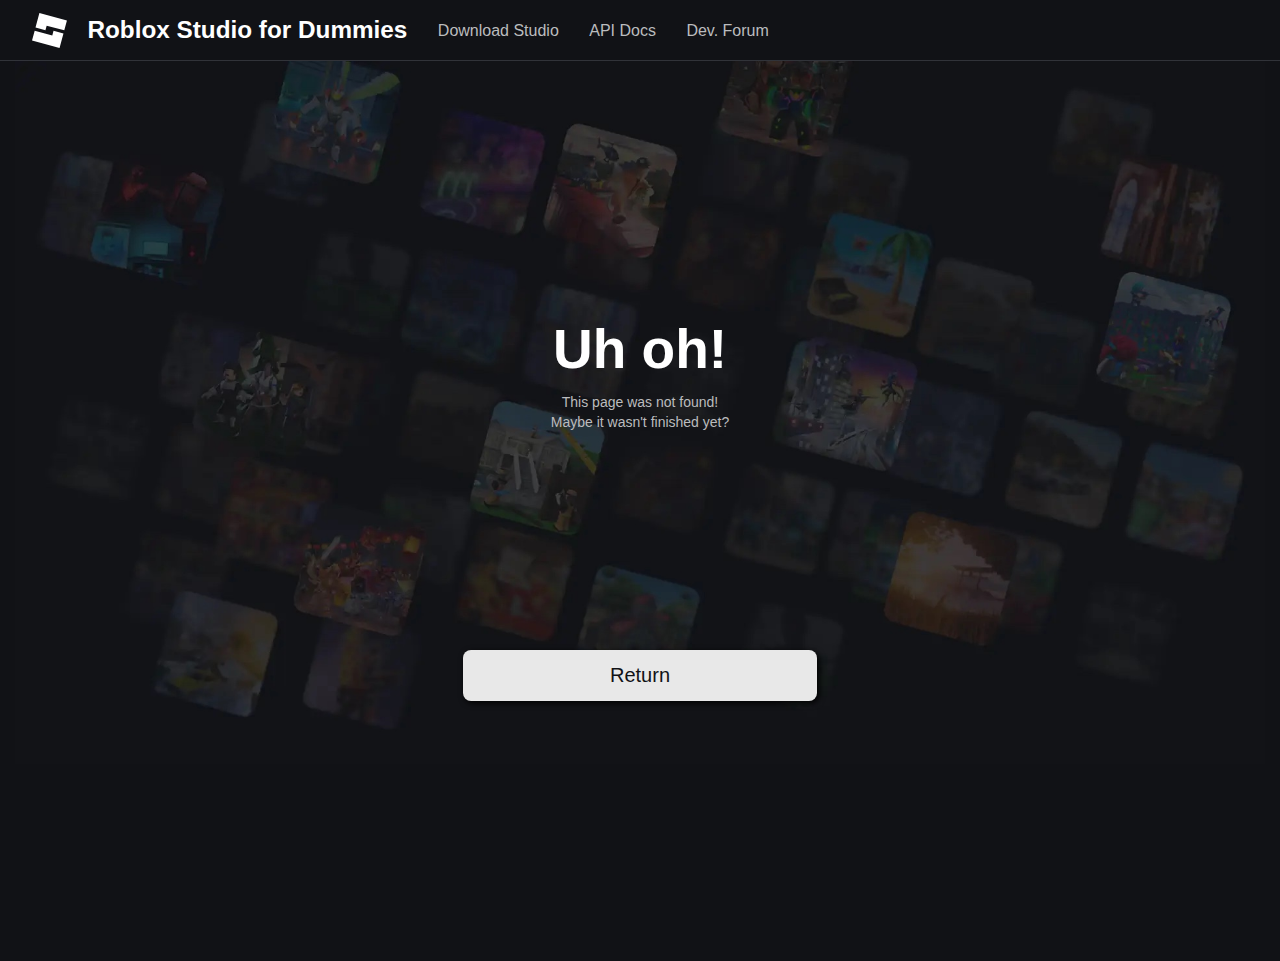
<file: uh-oh.html>
<!-- helloo!! this is an easter egg!! -->

<html>
    <head>
        <link rel="stylesheet" href="style.css">
        <link rel="icon" type="icon/img" href="icon.ico">
        
        <title>Roblox Studio for Dummies</title>
    </head>
    <body style="background-color: #111216; margin: 0px; overflow: hidden;">
        <!-- ======================= Topbar ======================= -->

        <div id="topbar">
            <a href="index.html"><img src="white_icon.svg"></a>
            <a href="index.html"><h2>Roblox Studio for Dummies</h2></a>

            <a style="font-size: 16px; color: #bbbcbe; font-weight: 300; margin-left: 26px" id="link-ref" target="_blank" href="https://create.roblox.com/docs/studio/setup">Download Studio</a>
            <a style="font-size: 16px; color: #bbbcbe; font-weight: 300; margin-left: 26px" id="link-ref" target="_blank" href="https://create.roblox.com/docs">API Docs</a>
            <a style="font-size: 16px; color: #bbbcbe; font-weight: 300; margin-left: 26px" id="link-ref" target="_blank" href="https://devforum.roblox.com/">Dev. Forum</a>
        </div>

        <div id="web-container" style="height: 100%;">

            <!-- ======================= Image Backdrop ======================= -->
                
            <img src="backdrop.jpg" id="backdrop">
            <h1 id="title" style="margin-top: 20%;">Uh oh!</h1>

            <h6 id="subtitle">
                This page was not found!<br>
                Maybe it wasn't finished yet?
            </h6>

            <a href="index.html"><div id="main-button" style="margin-top: 17%;">Return</div></a>
        </div>
    </body>
</html>
</file>
<file: style.css>
* {
    position: relative;

    text-decoration: none;
    color: #ffffff;
    font-weight: bold;
    font-family: sans-serif;

    -webkit-user-drag: none;
    user-select: none;
    -moz-user-select: none;
    -webkit-user-select: none;
}

html {
    scroll-behavior: smooth;
}

#web-container {
    width: 100%;
    height: auto;
    overflow: hidden;
}
 
#topbar {
    width: 100%;
    height: 60px;

    border-bottom-color: #313339;
    border-bottom-style: solid;
    border-bottom-width: 1px;
    background-color: #111216;
    
    top: 0px;
    position: sticky;

    z-index: 2;
}

#link-ref {
    font-weight: 400;
    color: #e8e8e8;
}

#backdrop {
    object-fit: contain;
    width: 1250px;
    height: auto;
    top: 0px;

    overflow: hidden;
    position: absolute;
    margin: 0px;
    margin-left: 50%;
    transform: translateX(-50%);
}

#bottom-img {
    object-fit: contain;
    width: 100%;
    height: auto;

    min-width: 960px;

    margin: 0px;
    padding: 0px;

    overflow: hidden;
    position: absolute;
    margin-left: 50%;
    transform: translateX(-50%);

    bottom: 0px;
}

#title {
    transition-duration: 0.2s;
    margin: 0px;
    margin-top: 170px;
    font-size: 55px;
    width: 100%;
    text-align: center;
}

#subtitle {
    margin: 0px;
    margin-top: 12px;
    line-height: 140%;
    font-size: 14px;
    width: 100%;
    font-weight: 300;
    text-align: center;
    color: #bbbcbe;
}

#topbar img {
    width: auto;
    height: 60%;

    display: inline;
    top: 20%;
    margin-left: 32px;
}

#topbar h2 {
    font-size: 2.7vh;
    width: auto;
    top: 2px;
    display: inline;
    margin-left: 15px;
}

#topbar h6 {
    font-size: 16px;
    font-weight: 300;
    color: #bbbcbe;
    display: inline;
    margin-left: 24px;
}

#main-button {
    transition-duration: 0.1s;
    max-width: 310px;
    width: 100%;
    height: auto;

    text-align: center;
    font-size: 20px;
    font-weight: 500;

    color: #111216;
    background-color: #e8e8e8;
    border-radius: 8px;

    padding: 14px;
    padding-left: 22px;
    padding-right: 22px;
    margin: auto;
    margin-top: 42px;
    
    box-shadow: 2px 2px 6px black;
}

#main-button:hover {
    background-color: #ffffff;
}

#breaker-line-one {
    background-color: #323232;
    width: 1px;
    height: 110px;
    margin-top: 39px;
    margin-left: 50%;
    margin-bottom: 152px;
}

#page-icon-display {
    position: absolute;

    width: 38px;

    margin-left: 50%;
    margin-top: -120px;
    transform: translateX(-50%);
}

#device-warning {
    font-size: 19px;
    font-weight: 400;
    width: 100%;
    color: #bbbcbe;
    margin-top: -24px;
    position: absolute;
    text-align: center;
    display: none;
}

#explore {
    font-size: 24px;
    font-weight: 600;
    width: 100%;
    margin-top: -58px;
    position: absolute;
    text-align: center;
}

.topic-section {
    height: 240px;
    width: 88%;

    margin: 0px;
    padding: 0px;

    margin-left: 6%;
    margin-top: 24px;
    margin-bottom: 32px;
}

.topic-section h1 {
    transition-duration: 0.2s;
    width: auto;
    font-size: 20px;
    color: #528bff;
    margin: 2px;
    text-shadow: 0px 2px 8px black;
}

.topic-section h2 {
    font-size: 16px;
    font-weight: 300;
    margin: 5px;
    margin-left: 2px;
    text-shadow: 0px 2px 8px black;
}

#section-start {
    margin-top: 200px;
    transition-duration: 0.2s;
}

.topic-scrollbar {
    overflow: auto;
    margin: 2px;
    top: 11px;
    height: 170px;
    width: 100%;
    white-space: nowrap;
    -ms-overflow-style: none;
    scrollbar-width: none;
    mask-image: linear-gradient(to right, #111216, #111216 calc(100% - 6px), transparent);
}

.topic-scrollbar::-webkit-scrollbar {
    display: none;
}

.topic-scrollbar div {
    background-color: #ffffff;

    width: 270px;
    height: 160px;

    margin-right: 8px;
    display: inline-block;
    bottom: 0px;

    box-shadow: 2px 2px 6px black;
    border-radius: 8px;
}

.topic-scrollbar div h2 {
    position: absolute;
    margin-left: 8px;
    bottom: 0px;
    font-size: 16px;
    width: 100%;
    text-shadow: 2px 2px 8px #111216;
    font-weight: 600;
}

.topic-scrollbar div img {
    transition-duration: 0.2s;
    height: 100%;
    width: 100%;
    overflow: hidden;
    border-radius: 8px;
}

.topic-scrollbar div img:hover {
    opacity: 85%;
}

.gradient {
    min-width: 920px;
    width: 100%;
    height: 240px;
    background: radial-gradient(#404661, transparent, transparent);
    position: absolute;
    margin-left: 50%;
    transform: translateX(-50%);
}

#studio-img {
    width: 90%;
    height: auto;

    max-width: 640px;
    
    margin: 0px;
    margin-left: 50%;
    margin-top: 56px;
    transform: translateX(-50%);
}

#earth-img {
    width: 65%;
    height: auto;
    
    min-width: 720px;

    margin: 0px;
    margin-left: 50%;
    margin-top: 450px;
    transform: translateX(-50%);

    position: absolute;
}

#gradient2 {
    margin-top: 310px;
}

#anchor {
    top: -200px;
}

#about-title {
    transition-duration: 0.2s;
    font-size: 24px;
    font-weight: 600;

    margin: 0px;
    margin-left: 4%;
    margin-top: 120px;
    text-shadow: 2px 2px 8px black;
}

#about-info {
    transition-duration: 0.2s;
    text-align: justify;
    font-size: 16px;
    font-weight: 100;

    margin: 0px;
    margin-left: 4%;
    margin-top: 12px;
    padding-bottom: 32px;
    
    width: 92%;
    max-width: 720px;
    text-shadow: 2px 2px 8px black;
}

@media (max-width: 720px) or (pointer: none) or (pointer: coarse) {
    #title {
        font-size: 41px;
    }

    #section-start {
        margin-top: 210px;
    }

    #gradient2 {
        margin-top: 190px;
    }

    #topic-section h1 {
        font-size: 16px;
    }

    #about-title {
        margin-top: 130px;
        font-size: 20px;
        margin-left: 5%;
    }

    #about-info {
        max-width: 90%;
        margin-left: 5%;
    }
}

@media (max-width: 940px) or (pointer: none) or (pointer: coarse) {
    #topbar h6 {
        display: none;
    }
}

@media (pointer: none) or (pointer: coarse) {
    #topbar {
        height: 90px;
    }

    #anchor {
        top: -290px;
    }
    
    #studio-img {
        max-width: none;
    }

    #device-warning {
        display: block;
    }
}
</file>
<file: style-mini.css>
* {
    position: relative;

    text-decoration: none;
    color: #ffffff;
    font-weight: bold;
    font-family: sans-serif;

    -webkit-user-drag: none;
    user-select: none;
    -moz-user-select: none;
    -webkit-user-select: none;
}

html {
    scroll-behavior: smooth;
}

#web-container {
    width: 100%;
    height: auto;
    overflow: hidden;
}
 
#topbar {
    width: 100%;
    height: 60px;

    border-bottom-color: #313339;
    border-bottom-style: solid;
    border-bottom-width: 1px;
    background-color: #111216;
    
    top: 0px;
    position: sticky;

    z-index: 2;
}

@media (max-width: 940px) or (pointer: none) or (pointer: coarse) {
    #topbar h6 {
        display: none;
    }
}

@media (pointer: none) or (pointer: coarse) {
    #topbar {
        height: 90px;
    }
}
</file>
